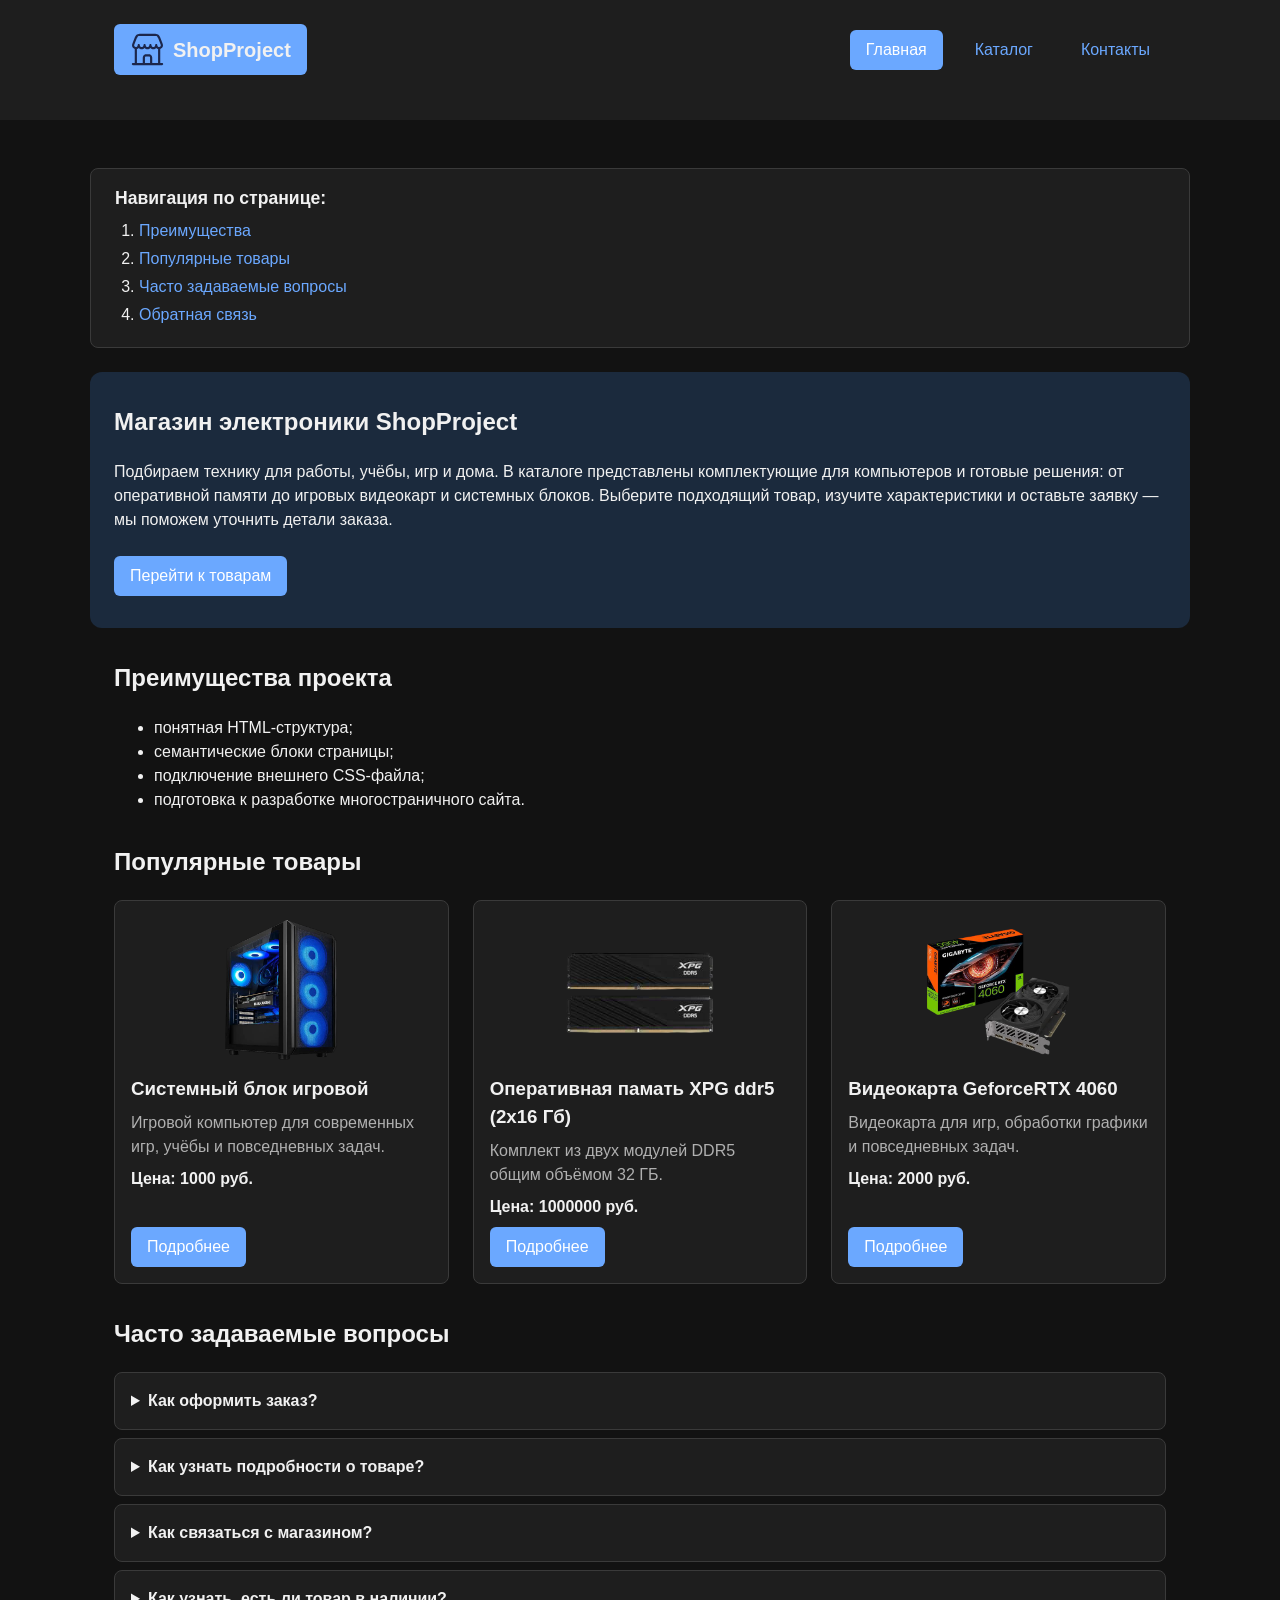
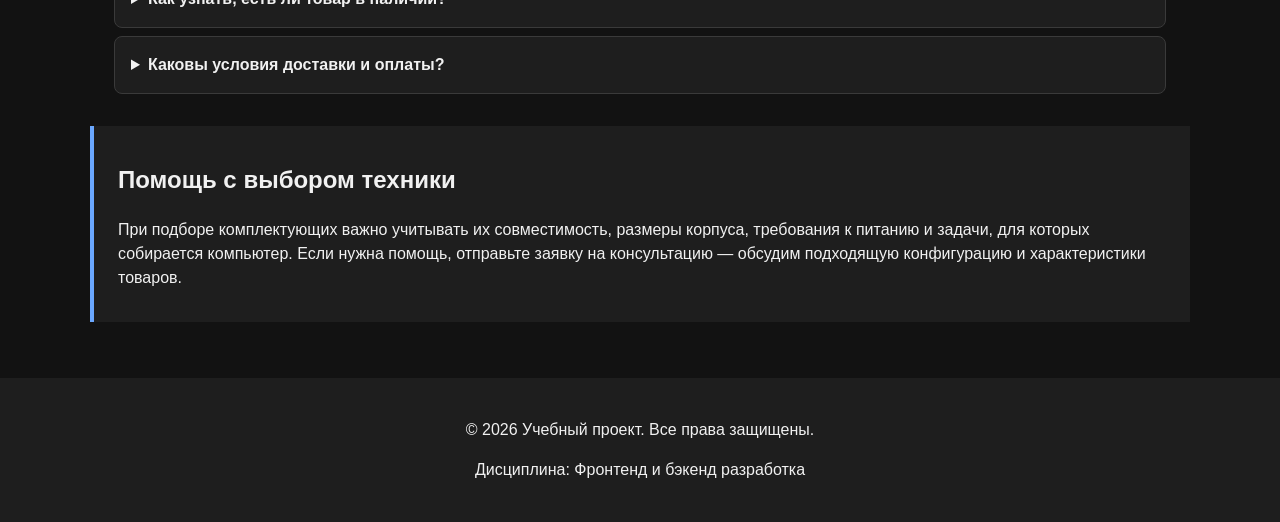
<file: index.html>
<!doctype html>
<html lang="ru">
    <head>
        <meta charset="UTF-8" />
        <meta name="viewport" content="width=device-width, initial-scale=1.0" />
        <title>Учебный интернет-магазин</title>
        <link rel="stylesheet" href="css/style.css" />
        <link rel="icon" href="images/logo-icon.svg" />
        <script src="js/main.js" defer></script>
    </head>

    <body>
        <header class="site-header">
            <div class="site-header__inner">
                <a class="site-header__logo" href="index.html">
                    <img
                        class="site-header__logo-icon"
                        src="images/logo-icon.svg"
                        alt=""
                        width="35"
                        height="35"
                    />
                    <span>ShopProject</span>
                </a>

                <nav class="site-nav" aria-label="Основная навигация">
                    <ul class="site-nav__list">
                        <li class="site-nav__item">
                            <a
                                class="site-nav__link site-nav__link--active"
                                href="index.html"
                                >Главная</a
                            >
                        </li>
                        <li class="site-nav__item">
                            <a class="site-nav__link" href="catalog.html"
                                >Каталог</a
                            >
                        </li>
                        <li class="site-nav__item">
                            <a class="site-nav__link" href="contacts.html"
                                >Контакты</a
                            >
                        </li>
                    </ul>
                </nav>
            </div>
        </header>

        <main>
            <nav class="page-nav" aria-label="Навигация по странице">
              <h2 class="page-nav__title">Навигация по странице:</h2>
              <ol class="page-nav__list">
                <li><a class="page-nav__link" href="#advantages">Преимущества</a></li>
                <li><a class="page-nav__link" href="#popular">Популярные товары</a></li>
                <li><a class="page-nav__link" href="#faq">Часто задаваемые вопросы</a></li>
                <li><a class="page-nav__link" href="#contacts">Обратная связь</a></li>
              </ol>
            </nav>
            <section class="hero">
                <h1 class="hero__title">Магазин электроники ShopProject</h1>
                <p class="hero__description">
                    Подбираем технику для работы, учёбы, игр и дома. В каталоге представлены
                    комплектующие для компьютеров и готовые решения: от оперативной памяти
                    до игровых видеокарт и системных блоков. Выберите подходящий товар,
                    изучите характеристики и оставьте заявку — мы поможем уточнить детали заказа.
                </p>
                <a class="button button--primary" href="#popular">Перейти к товарам</a>
            </section>

            <section class="section" id="advantages">
                <h2>Преимущества проекта</h2>
                <ul class="advantages-list">
                    <li>понятная HTML-структура;</li>
                    <li>семантические блоки страницы;</li>
                    <li>подключение внешнего CSS-файла;</li>
                    <li>подготовка к разработке многостраничного сайта.</li>
                </ul>
            </section>

            <section class="section" id="popular">
                <h2>Популярные товары</h2>
                <div class="products-grid">
                    <article class="product-card">
                        <img
                            class="product-card__img"
                            src="images/products/product1.png"
                            alt="товар 1"
                        />
                        <h3 class="product-card__title">
                            Системный блок игровой
                        </h3>
                        <p class="product-card__description">
                            Игровой компьютер для современных игр, учёбы и повседневных задач.
                        </p>
                        <p class="product-card__price">Цена: 1000 руб.</p>
                        <a class="button button--primary product-card__button" href="product1.html"
                          >Подробнее</a>
                    </article>

                    <article class="product-card">
                        <img
                            class="product-card__img"
                            src="images/products/product2.png"
                            alt="товар 2"
                        />
                        <h3 class="product-card__title">
                            Оперативная памать XPG ddr5 (2x16 Гб)
                        </h3>
                        <p class="product-card__description">
                            Комплект из двух модулей DDR5 общим объёмом 32 ГБ.
                        </p>
                        <p class="product-card__price">Цена: 1000000 руб.</p>
                        <a class="button button--primary product-card__button" href="product2.html">Подробнее</a>
                    </article>

                    <article class="product-card">
                        <img
                            class="product-card__img"
                            src="images/products/product3.png"
                            alt="товар 3"
                        />
                        <h3 class="product-card__title">
                            Видеокарта GeforceRTX 4060
                        </h3>
                        <p class="product-card__description">
                            Видеокарта для игр, обработки графики и повседневных задач.
                        </p>
                        <p class="product-card__price">Цена: 2000 руб.</p>
                        <a class="button button--primary product-card__button" href="index.html#popular">Подробнее</a>
                    </article>
                </div>
            </section>

            <section class="section faq" id="faq">
              <h2>Часто задаваемые вопросы</h2>

              <details class="faq__item">
                <summary class="faq__question">Как оформить заказ?</summary>
                <p class="faq__answer">
                    Нажмите кнопку «Заказать» в карточке нужного товара. В форме укажите имя,
                          электронную почту и телефон, выберите тему заявки и отправьте её.
                          После этого с вами свяжутся, чтобы уточнить наличие товара, комплектацию,
                          стоимость и условия получения заказа.
                </p>
              </details>

              <details class="faq__item">
                <summary class="faq__question">Как узнать подробности о товаре?</summary>
                <p class="faq__answer">
                    Сверьте характеристики всех компонентов перед покупкой. Например,
                          процессор должен поддерживаться материнской платой, тип памяти должен
                          соответствовать плате, а корпус — вмещать выбранную видеокарту.
                          Также проверьте мощность и разъёмы блока питания. Если сомневаетесь,
                          отправьте заявку на консультацию и укажите модели комплектующих,
                          которые планируете использовать.
                </p>
              </details>

              <details class="faq__item">
                <summary class="faq__question">Как связаться с магазином?</summary>
                <p class="faq__answer">
                    Да. Выберите в форме заявки тему «Консультация» и опишите задачу:
                          например, для чего нужен компьютер, какие программы или игры вы
                          используете и какие комплектующие уже есть. Так специалист сможет
                          помочь подобрать подходящую конфигурацию и проверить совместимость
                          компонентов.
                </p>
              </details>

              <details class="faq__item">
                  <summary class="faq__question">Как узнать, есть ли товар в наличии?</summary>
                  <p class="faq__answer">
                    Наличие может меняться. Оставьте заявку на нужный товар, и перед
                    оформлением заказа вам подтвердят, доступен ли он сейчас, а также
                    уточнят срок поставки, если товара временно нет.
                  </p>
                </details>

                <details class="faq__item">
                    <summary class="faq__question">Каковы условия доставки и оплаты?</summary>
                    <p class="faq__answer">
                      Способ оплаты, доступные варианты доставки и их стоимость уточняются
                      при подтверждении заказа. Укажите в заявке удобный способ связи, чтобы
                      вам сообщили актуальные условия для выбранного товара и вашего адреса.
                    </p>
                  </details>
            </section>

            <aside class="aside-info">
              <h2>Помощь с выбором техники</h2>
              <p>
                При подборе комплектующих важно учитывать их совместимость, размеры
                корпуса, требования к питанию и задачи, для которых собирается компьютер.
                Если нужна помощь, отправьте заявку на консультацию — обсудим подходящую
                конфигурацию и характеристики товаров.
              </p>
            </aside>
        </main>

        <footer class="site-footer" id="contacts">
            <p>&copy; 2026 Учебный проект. Все права защищены.</p>
            <p>Дисциплина: Фронтенд и бэкенд разработка</p>
        </footer>

        <button
            class="scroll-top-button"
            id="scroll-top-button"
            aria-label="Вернуться наверх"
            hidden
        >
            ↑ Наверх
        </button>
    </body>
</html>
</file>
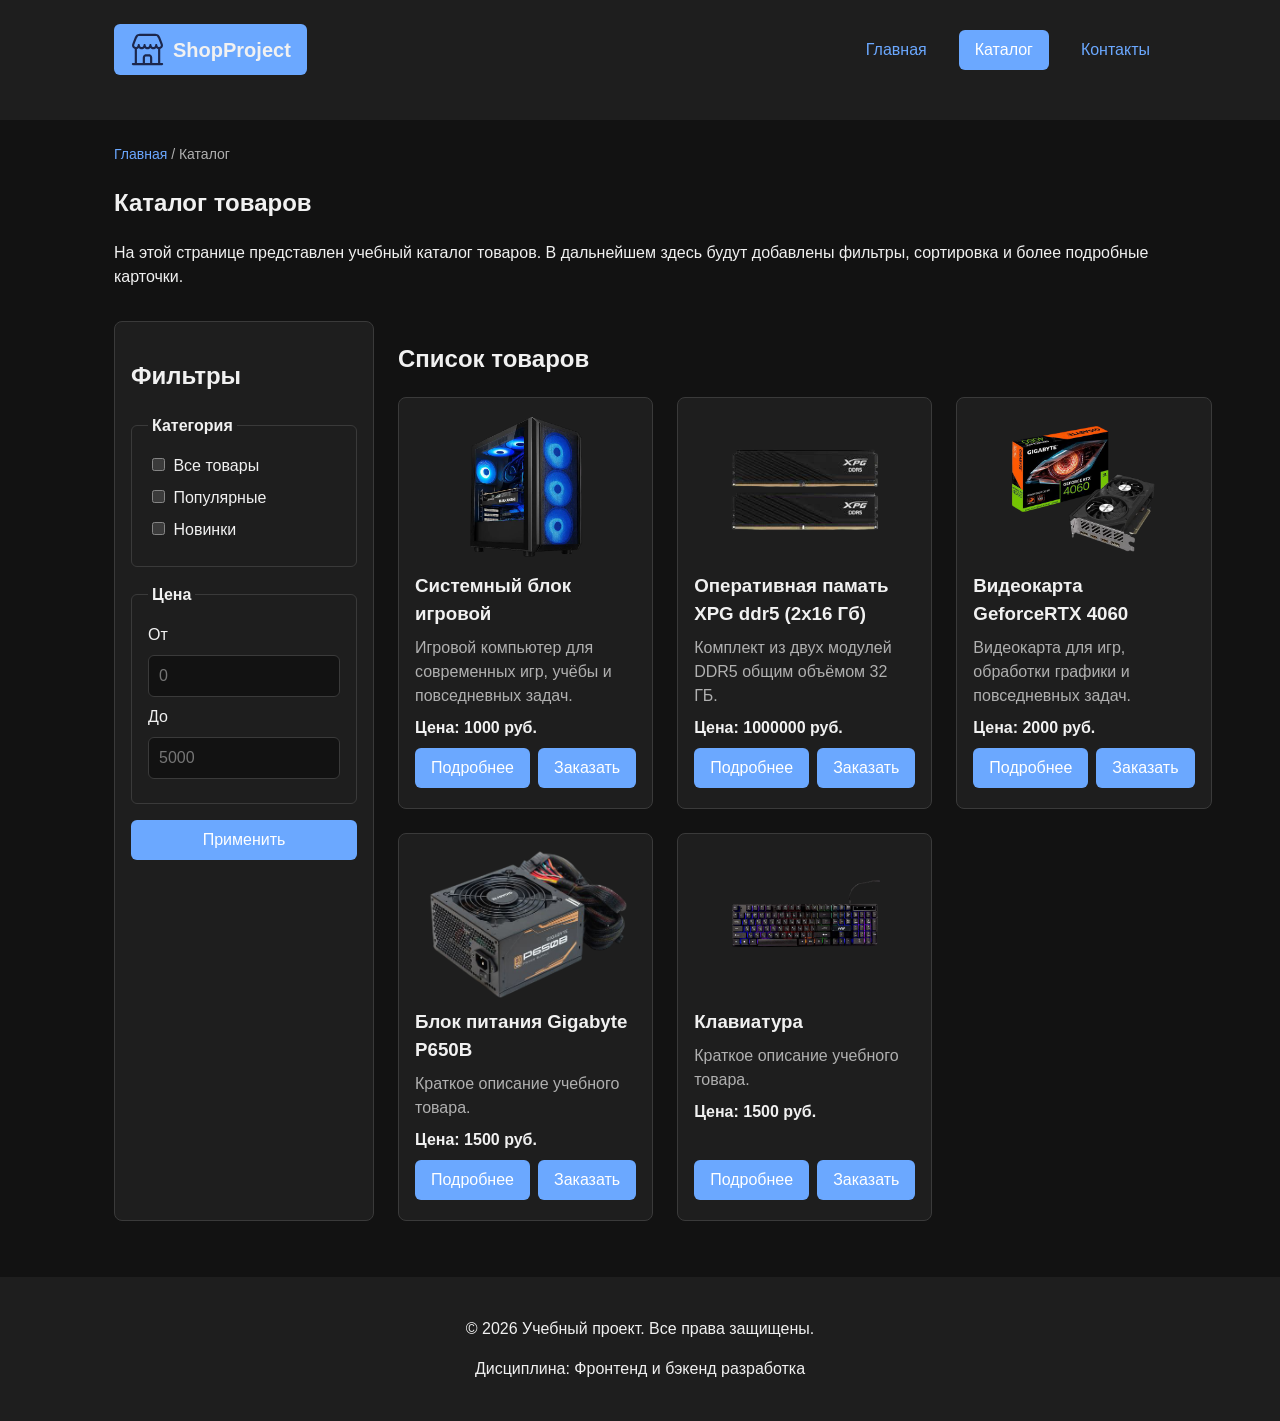
<file: catalog.html>
<!doctype html>
<html lang="ru">
    <head>
        <meta charset="UTF-8" />
        <meta name="viewport" content="width=device-width, initial-scale=1.0" />
        <meta
            name="description"
            content="Каталог товаров учебного интернет-магазина."
        />
        <title>Каталог товаров</title>
        <link rel="stylesheet" href="css/style.css" />
        <link rel="icon" href="images/logo-icon.svg" />
        <script src="js/main.js" defer></script>
    </head>
    <body>
        <header class="site-header">
            <div class="site-header__inner">
                <a class="site-header__logo" href="index.html">
                    <img
                        class="site-header__logo-icon"
                        src="images/logo-icon.svg"
                        alt=""
                        width="35"
                        height="35"
                    />
                    <span>ShopProject</span>
                </a>

                <nav class="site-nav" aria-label="Основная навигация">
                    <ul class="site-nav__list">
                        <li class="site-nav__item">
                            <a class="site-nav__link" href="index.html"
                                >Главная</a
                            >
                        </li>
                        <li class="site-nav__item">
                            <a
                                class="site-nav__link site-nav__link--active"
                                href="catalog.html"
                                >Каталог</a
                            >
                        </li>
                        <li class="site-nav__item">
                            <a class="site-nav__link" href="contacts.html"
                                >Контакты</a
                            >
                        </li>
                    </ul>
                </nav>
            </div>
        </header>

        <main>
            <nav class="breadcrumbs" aria-label="Хлебные крошки">
                <a class="breadcrumbs__link" href="index.html">Главная</a>
                <span class="breadcrumbs__current">Каталог</span>
            </nav>

            <section class="section">
                <h1>Каталог товаров</h1>
                <p>
                    На этой странице представлен учебный каталог товаров. В
                    дальнейшем здесь будут добавлены фильтры, сортировка и более
                    подробные карточки.
                </p>
            </section>

            <section class="catalog-layout">
                <aside class="catalog-filters">
                    <h2>Фильтры</h2>

                    <form class="catalog-filters__form" action="#" method="get">
                        <fieldset class="catalog-filters__group">
                            <legend class="catalog-filters__legend">
                                Категория
                            </legend>

                            <label class="catalog-filters__label">
                                <input
                                    class="catalog-filters__checkbox"
                                    type="checkbox"
                                    name="category"
                                    value="all"
                                />
                                Все товары
                            </label>

                            <label class="catalog-filters__label">
                                <input
                                    class="catalog-filters__checkbox"
                                    type="checkbox"
                                    name="category"
                                    value="popular"
                                />
                                Популярные
                            </label>

                            <label class="catalog-filters__label">
                                <input
                                    class="catalog-filters__checkbox"
                                    type="checkbox"
                                    name="category"
                                    value="new"
                                />
                                Новинки
                            </label>
                        </fieldset>

                        <fieldset class="catalog-filters__group">
                            <legend class="catalog-filters__legend">
                                Цена
                            </legend>

                            <div class="catalog-filters__field">
                                <label
                                    class="catalog-filters__label"
                                    for="price-from"
                                    >От</label
                                >
                                <input
                                    class="catalog-filters__input"
                                    id="price-from"
                                    name="price-from"
                                    type="number"
                                    min="0"
                                    placeholder="0"
                                />
                            </div>

                            <div class="catalog-filters__field">
                                <label
                                    class="catalog-filters__label"
                                    for="price-to"
                                    >До</label
                                >
                                <input
                                    class="catalog-filters__input"
                                    id="price-to"
                                    name="price-to"
                                    type="number"
                                    min="0"
                                    placeholder="5000"
                                />
                            </div>
                        </fieldset>

                        <button class="button button--primary" type="submit">
                            Применить
                        </button>
                    </form>
                </aside>

                <section class="catalog-products">
                    <h2>Список товаров</h2>

                    <div class="products-grid">
                        <article class="product-card">
                            <img
                                class="product-card__img"
                                src="images/products/product1.png"
                                alt="товар 1"
                            />
                            <h3 class="product-card__title">
                                Системный блок игровой
                            </h3>
                            <p class="product-card__description">
                                Игровой компьютер для современных игр, учёбы и повседневных задач.
                            </p>
                            <p class="product-card__price">Цена: 1000 руб.</p>
                            <div class="product-card__actions">
                                <a
                                    class="button button--primary product-card__button"
                                    href="product1.html"
                                    >Подробнее</a
                                >
                                <button
                                    class="button button--primary product-card__button"
                                    type="button"
                                    data-product="Системный блок игровой"
                                >
                                    Заказать
                                </button>
                            </div>
                        </article>

                        <article class="product-card">
                            <img
                                class="product-card__img"
                                src="images/products/product2.png"
                                alt="товар 2"
                            />
                            <h3 class="product-card__title">
                                Оперативная памать XPG ddr5 (2x16 Гб)
                            </h3>
                            <p class="product-card__description">
                                Комплект из двух модулей DDR5 общим объёмом 32 ГБ.
                            </p>
                            <p class="product-card__price">
                                Цена: 1000000 руб.
                            </p>
                            <div class="product-card__actions">
                                <a
                                    class="button button--primary product-card__button"
                                    href="product2.html"
                                    >Подробнее</a
                                >
                                <button
                                    class="button button--primary product-card__button"
                                    type="button"
                                    data-product="Оперативная памать XPG ddr5 (2x16 Гб)"
                                >
                                    Заказать
                                </button>
                            </div>
                        </article>

                        <article class="product-card">
                            <img
                                class="product-card__img"
                                src="images/products/product3.png"
                                alt="товар 3"
                            />
                            <h3 class="product-card__title">
                                Видеокарта GeforceRTX 4060
                            </h3>
                            <p class="product-card__description">
                                Видеокарта для игр, обработки графики и повседневных задач.
                            </p>
                            <p class="product-card__price">Цена: 2000 руб.</p>
                            <div class="product-card__actions">
                                <a
                                    class="button button--primary product-card__button"
                                    href="index.html#popular"
                                    >Подробнее</a
                                >
                                <button
                                    class="button button--primary product-card__button"
                                    type="button"
                                    data-product="Видеокарта GeforceRTX 4060"
                                >
                                    Заказать
                                </button>
                            </div>
                        </article>

                        <article class="product-card">
                            <img
                                class="product-card__img"
                                src="images/products/product4.png"
                                alt="товар 4"
                            />
                            <h3 class="product-card__title">
                                Блок питания Gigabyte P650B
                            </h3>
                            <p class="product-card__description">
                                Краткое описание учебного товара.
                            </p>
                            <p class="product-card__price">Цена: 1500 руб.</p>

                            <div class="product-card__actions">

                                <a
                                    class="button button--primary product-card__button"
                                    href="index.html#popular"
                                    >Подробнее</a
                                >
                                <button
                                    class="button button--primary product-card__button"
                                    type="button"
                                    data-product="Видеокарта GeforceRTX 4060"
                                >
                                    Заказать
                                </button>
                            </div>
                        </article>

                        <article class="product-card">
                            <img
                                class="product-card__img"
                                src="images/products/product5.png"
                                alt="товар 5"
                            />
                            <h3 class="product-card__title">Клавиатура</h3>
                            <p class="product-card__description">
                                Краткое описание учебного товара.
                            </p>
                            <p class="product-card__price">Цена: 1500 руб.</p>
                            <div class="product-card__actions">
                                <a
                                    class="button button--primary product-card__button"
                                    href="index.html#popular"
                                    >Подробнее</a
                                >
                                <button
                                    class="button button--primary product-card__button"
                                    type="button"
                                    data-product="Видеокарта GeforceRTX 4060"
                                >
                                    Заказать
                                </button>
                            </div>
                        </article>
                    </div>
                </section>
            </section>
        </main>

        <footer class="site-footer">
            <p>&copy; 2026 Учебный проект. Все права защищены.</p>
            <p>Дисциплина: Фронтенд и бэкенд разработка</p>
        </footer>

        <dialog
            class="order-dialog"
            id="order-dialog"
            aria-labelledby="order-dialog-title"
        >
            <h2 class="order-dialog__title" id="order-dialog-title">
                Оформление заявки
            </h2>

            <form
                class="order-form"
                id="order-form"
                action="#"
                method="post"
                novalidate
            >
                <input
                    id="selected-product"
                    name="selected-product"
                    type="hidden"
                />
                <h3 id="selected-product-heading"></h3>

                <div class="order-form__field">
                    <label class="order-form__label" for="order-name"
                        >Имя</label
                    >
                    <input
                        class="order-form__input"
                        id="order-name"
                        name="name"
                        type="text"
                        placeholder="Введите ваше имя"
                        minlength="2"
                        autocomplete="given-name"
                        required
                    />
                </div>

                <div class="order-form__field">
                    <label class="order-form__label" for="order-email"
                        >E-mail</label
                    >
                    <input
                        class="order-form__input"
                        id="order-email"
                        name="email"
                        type="email"
                        placeholder="example@mail.ru"
                        autocomplete="email"
                        required
                    />
                </div>

                <div class="order-form__field">
                    <label class="order-form__label" for="order-phone"
                        >Телефон</label
                    >
                    <input
                        class="order-form__input"
                        id="order-phone"
                        name="phone"
                        type="tel"
                        inputmode="tel"
                        placeholder="+7 (900) 000-00-00"
                        pattern="^\+7 \(\d{3}\) \d{3}-\d{2}-\d{2}$"
                        required
                    />
                    <small>Формат: +7 (900) 000-00-00</small>
                </div>

                <div class="order-form__field">
                    <label class="order-form__label" for="order-date"
                        >Дата связи</label
                    >
                    <input
                        class="order-form__input"
                        id="order-date"
                        name="date"
                        type="date"
                    />
                </div>

                <div class="order-form__field">
                    <label class="order-form__label" for="order-topic"
                        >Тема заявки</label
                    >
                    <select
                        class="order-form__select"
                        id="order-topic"
                        name="topic"
                        required
                    >
                        <option value="">Выберите тему</option>
                        <option value="product">Заказ товара</option>
                        <option value="consultation">Консультация</option>
                        <option value="delivery">Доставка</option>
                    </select>
                </div>

                <div class="order-form__field">
                    <label class="order-form__label" for="order-comment"
                        >Комментарий</label
                    >
                    <textarea
                        class="order-form__textarea"
                        id="order-comment"
                        name="comment"
                        rows="4"
                        placeholder="Укажите дополнительную информацию"
                    ></textarea>
                </div>

                <div class="order-form__field order-form__field--checkbox">
                    <label class="order-form__label">
                        <input
                            id="order-agreement"
                            name="agreement"
                            type="checkbox"
                            required
                        />
                        Я согласен на
                        <a
                            class="order-agreement__terms-of-use"
                            href="./images/terms-of-use.pdf"
                            >обработку персональных данных</a
                        >
                    </label>
                </div>

                <div class="order-form__actions">
                    <button
                        class="button button--secondary"
                        type="button"
                        id="close-order-dialog"
                    >
                        Закрыть
                    </button>
                    <button class="button button--primary" type="submit">
                        Отправить заявку
                    </button>
                </div>
            </form>
            <p class="success-message" id="success-message" hidden>
                Форма успешно отправлена!
            </p>
        </dialog>

        <button
            class="scroll-top-button"
            id="scroll-top-button"
            aria-label="Вернуться наверх"
            hidden
        >
            ↑ Наверх
        </button>
    </body>
</html>
</file>
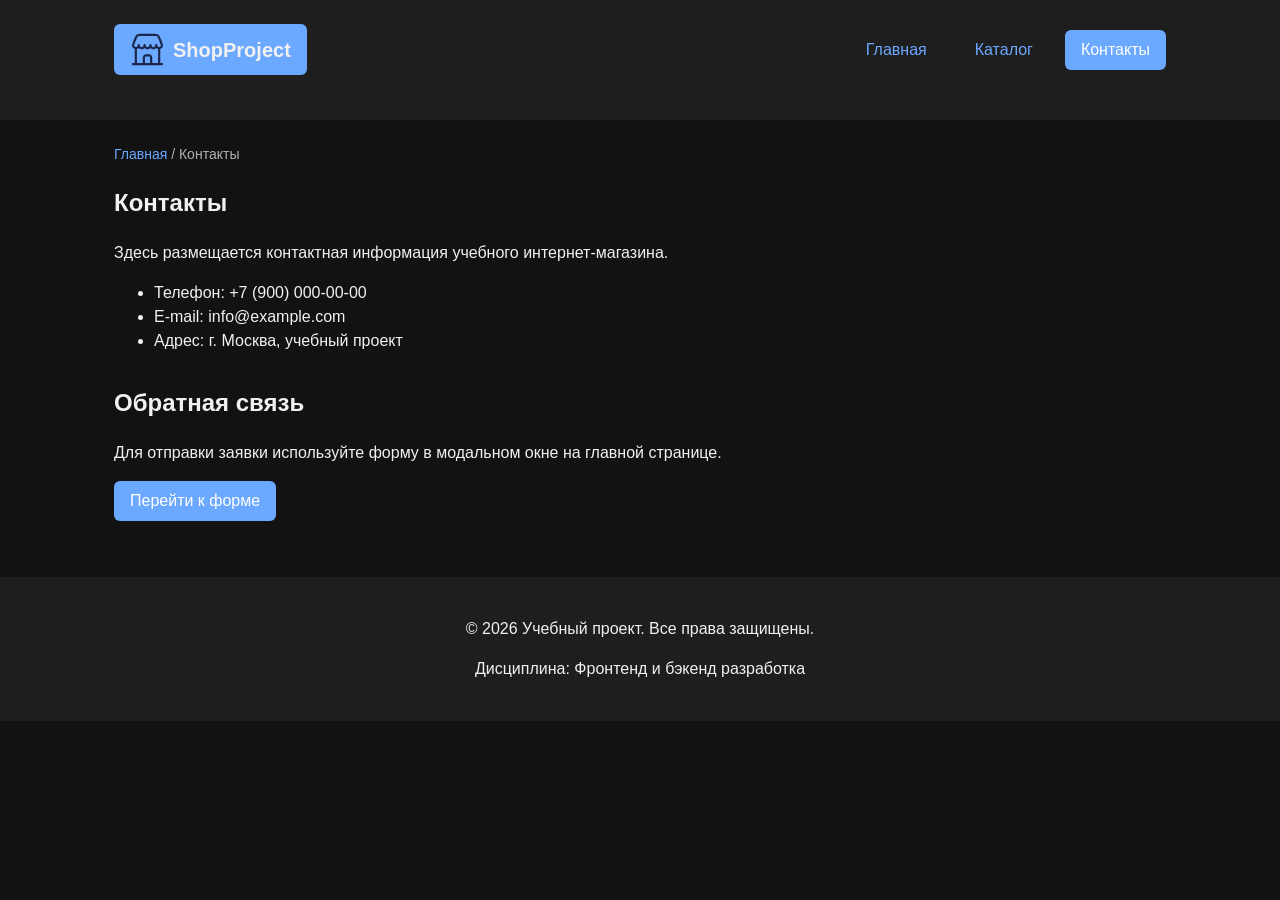
<file: contacts.html>
<!DOCTYPE html>
<html lang="ru">
<head>
  <meta charset="UTF-8">
  <meta name="viewport" content="width=device-width, initial-scale=1.0">
  <meta name="description" content="Контактная информация учебного интернет-магазина.">
  <title>Контакты</title>
  <link rel="stylesheet" href="css/style.css">
</head>
<body>
  <header class="site-header">
    <div class="site-header__inner">
      <a class="site-header__logo" href="index.html">
        <img class="site-header__logo-icon" src="images/logo-icon.svg" alt="" width="35" height="35">
        <span>ShopProject</span>
      </a>

      <nav class="site-nav" aria-label="Основная навигация">
        <ul class="site-nav__list">
          <li class="site-nav__item">
            <a class="site-nav__link" href="index.html">Главная</a>
          </li>
          <li class="site-nav__item">
            <a class="site-nav__link" href="catalog.html">Каталог</a>
          </li>
          <li class="site-nav__item">
            <a class="site-nav__link site-nav__link--active" href="contacts.html">Контакты</a>
          </li>
        </ul>
      </nav>
    </div>
  </header>

  <main>
    <nav class="breadcrumbs" aria-label="Хлебные крошки">
      <a class="breadcrumbs__link" href="index.html">Главная</a>
      <span class="breadcrumbs__current">Контакты</span>
    </nav>

    <section class="section">
      <h1>Контакты</h1>
      <p>
        Здесь размещается контактная информация учебного интернет-магазина.
      </p>

      <ul class="contacts-list">
        <li>Телефон: +7 (900) 000-00-00</li>
        <li>E-mail: info@example.com</li>
        <li>Адрес: г. Москва, учебный проект</li>
      </ul>
    </section>

    <section class="section" id="feedback">
      <h2>Обратная связь</h2>
      <p>
        Для отправки заявки используйте форму в модальном окне на главной странице.
      </p>
      <a class="button button--primary" href="index.html#contacts">Перейти к форме</a>
    </section>
  </main>

  <footer class="site-footer">
    <p>&copy; 2026 Учебный проект. Все права защищены.</p>
    <p>Дисциплина: Фронтенд и бэкенд разработка</p>
  </footer>
</body>
</html>
</file>
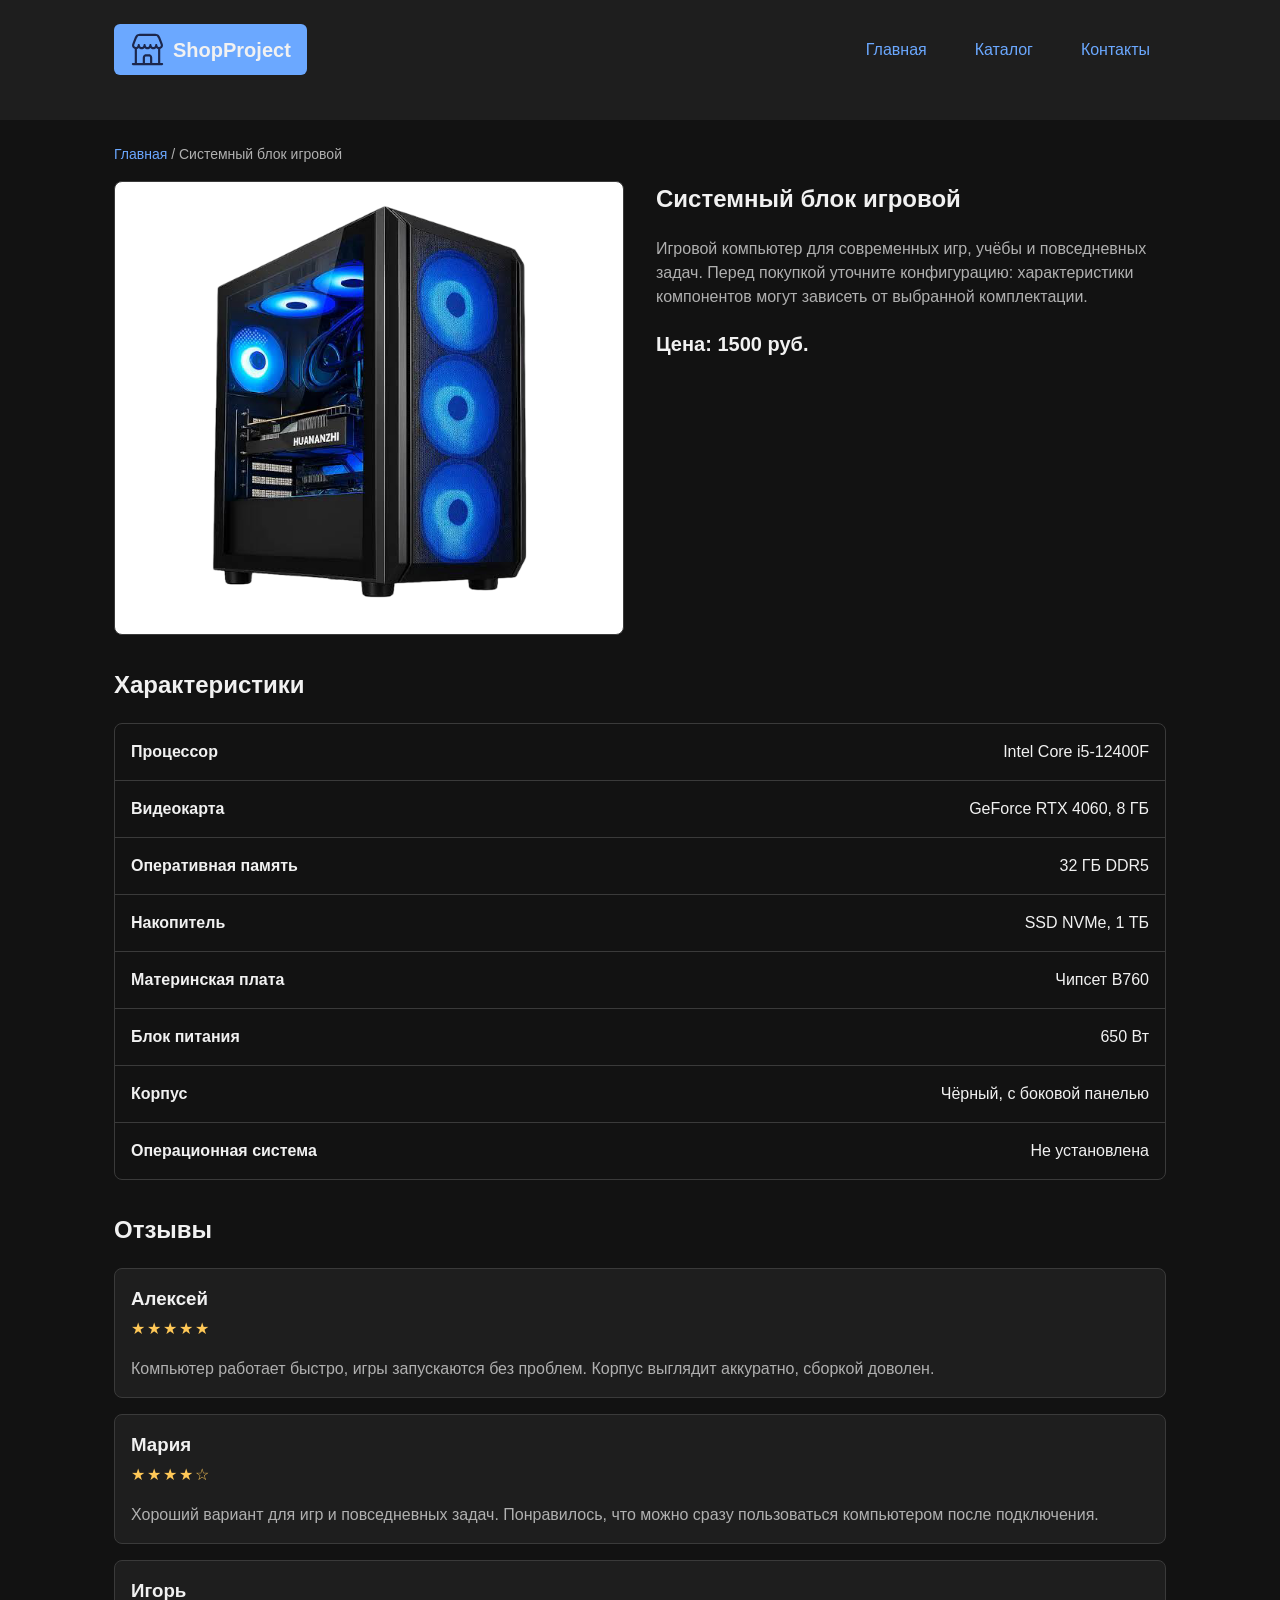
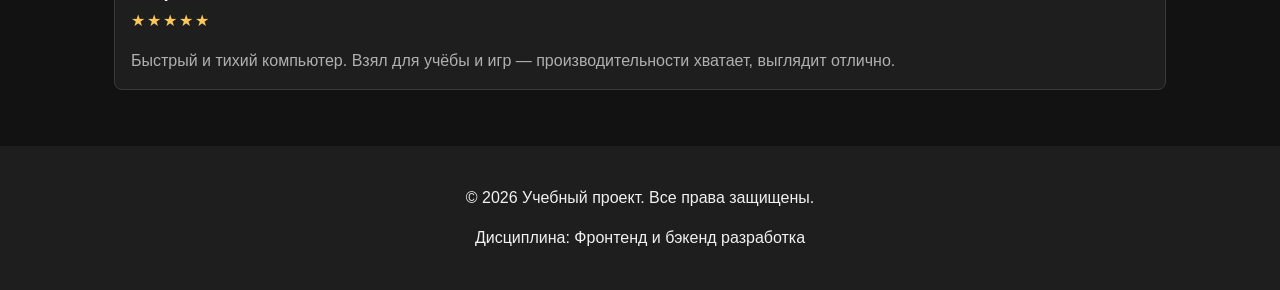
<file: product1.html>
<!DOCTYPE html>
<html lang="ru">
<head>
  <meta charset="UTF-8">
  <meta name="viewport" content="width=device-width, initial-scale=1.0">
  <meta
    name="description"
    content="Описание, характеристики и отзывы об игровом системном блоке ShopProject."
  >
  <title>Системный блок игровой — ShopProject</title>
  <link rel="stylesheet" href="css/style.css">
</head>

<body>
  <header class="site-header">
    <div class="site-header__inner">
      <a class="site-header__logo" href="index.html">
        <img
          class="site-header__logo-icon"
          src="images/logo-icon.svg"
          alt=""
          width="35"
          height="35"
        >
        <span>ShopProject</span>
      </a>

      <nav class="site-nav" aria-label="Основная навигация">
        <ul class="site-nav__list">
          <li class="site-nav__item">
            <a class="site-nav__link" href="index.html">Главная</a>
          </li>
          <li class="site-nav__item">
            <a class="site-nav__link" href="catalog.html">Каталог</a>
          </li>
          <li class="site-nav__item">
            <a class="site-nav__link" href="contacts.html">Контакты</a>
          </li>
        </ul>
      </nav>
    </div>
  </header>

  <main>
    <nav class="breadcrumbs" aria-label="Хлебные крошки">
      <a class="breadcrumbs__link" href="index.html">Главная</a>
      <span class="breadcrumbs__current">Системный блок игровой</span>
    </nav>

    <article class="product-page">
      <div class="product-page__gallery">
        <img
          class="product-page__image"
          src="images/products/product1.png"
          alt="Игровой системный блок"
        >
      </div>

      <div class="product-page__details">
        <h1 class="product-page__title">Системный блок игровой</h1>

        <p class="product-page__description">
          Игровой компьютер для современных игр, учёбы и повседневных задач.
          Перед покупкой уточните конфигурацию: характеристики компонентов
          могут зависеть от выбранной комплектации.
        </p>

        <p class="product-page__price">Цена: 1500 руб.</p>
      </div>
    </article>

    <section class="section product-page__section">
      <h2>Характеристики</h2>
      <ul class="product-specs">
        <li><span>Процессор</span><span>Intel Core i5-12400F</span></li>
        <li><span>Видеокарта</span><span>GeForce RTX 4060, 8 ГБ</span></li>
        <li><span>Оперативная память</span><span>32 ГБ DDR5</span></li>
        <li><span>Накопитель</span><span>SSD NVMe, 1 ТБ</span></li>
        <li><span>Материнская плата</span><span>Чипсет B760</span></li>
        <li><span>Блок питания</span><span>650 Вт</span></li>
        <li><span>Корпус</span><span>Чёрный, с боковой панелью</span></li>
        <li><span>Операционная система</span><span>Не установлена</span></li>
      </ul>
    </section>

    <section class="section product-reviews" id="reviews">
      <h2>Отзывы</h2>

      <article class="review">
        <h3 class="review__title">Алексей</h3>
        <p class="review__rating" aria-label="Оценка: 5 из 5">★★★★★</p>
        <p class="review__text">
          Компьютер работает быстро, игры запускаются без проблем. Корпус выглядит
          аккуратно, сборкой доволен.
        </p>
      </article>

      <article class="review">
        <h3 class="review__title">Мария</h3>
        <p class="review__rating" aria-label="Оценка: 4 из 5">★★★★☆</p>
        <p class="review__text">
          Хороший вариант для игр и повседневных задач. Понравилось, что можно
          сразу пользоваться компьютером после подключения.
        </p>
      </article>

      <article class="review">
        <h3 class="review__title">Игорь</h3>
        <p class="review__rating" aria-label="Оценка: 5 из 5">★★★★★</p>
        <p class="review__text">
          Быстрый и тихий компьютер. Взял для учёбы и игр — производительности
          хватает, выглядит отлично.
        </p>
      </article>
    </section>
  </main>

  <footer class="site-footer">
    <p>&copy; 2026 Учебный проект. Все права защищены.</p>
    <p>Дисциплина: Фронтенд и бэкенд разработка</p>
  </footer>

  <button
      class="scroll-top-button"
      id="scroll-top-button"
      aria-label="Вернуться наверх"
      hidden
  >
      ↑ Наверх
  </button>
</body>
</html>
</file>
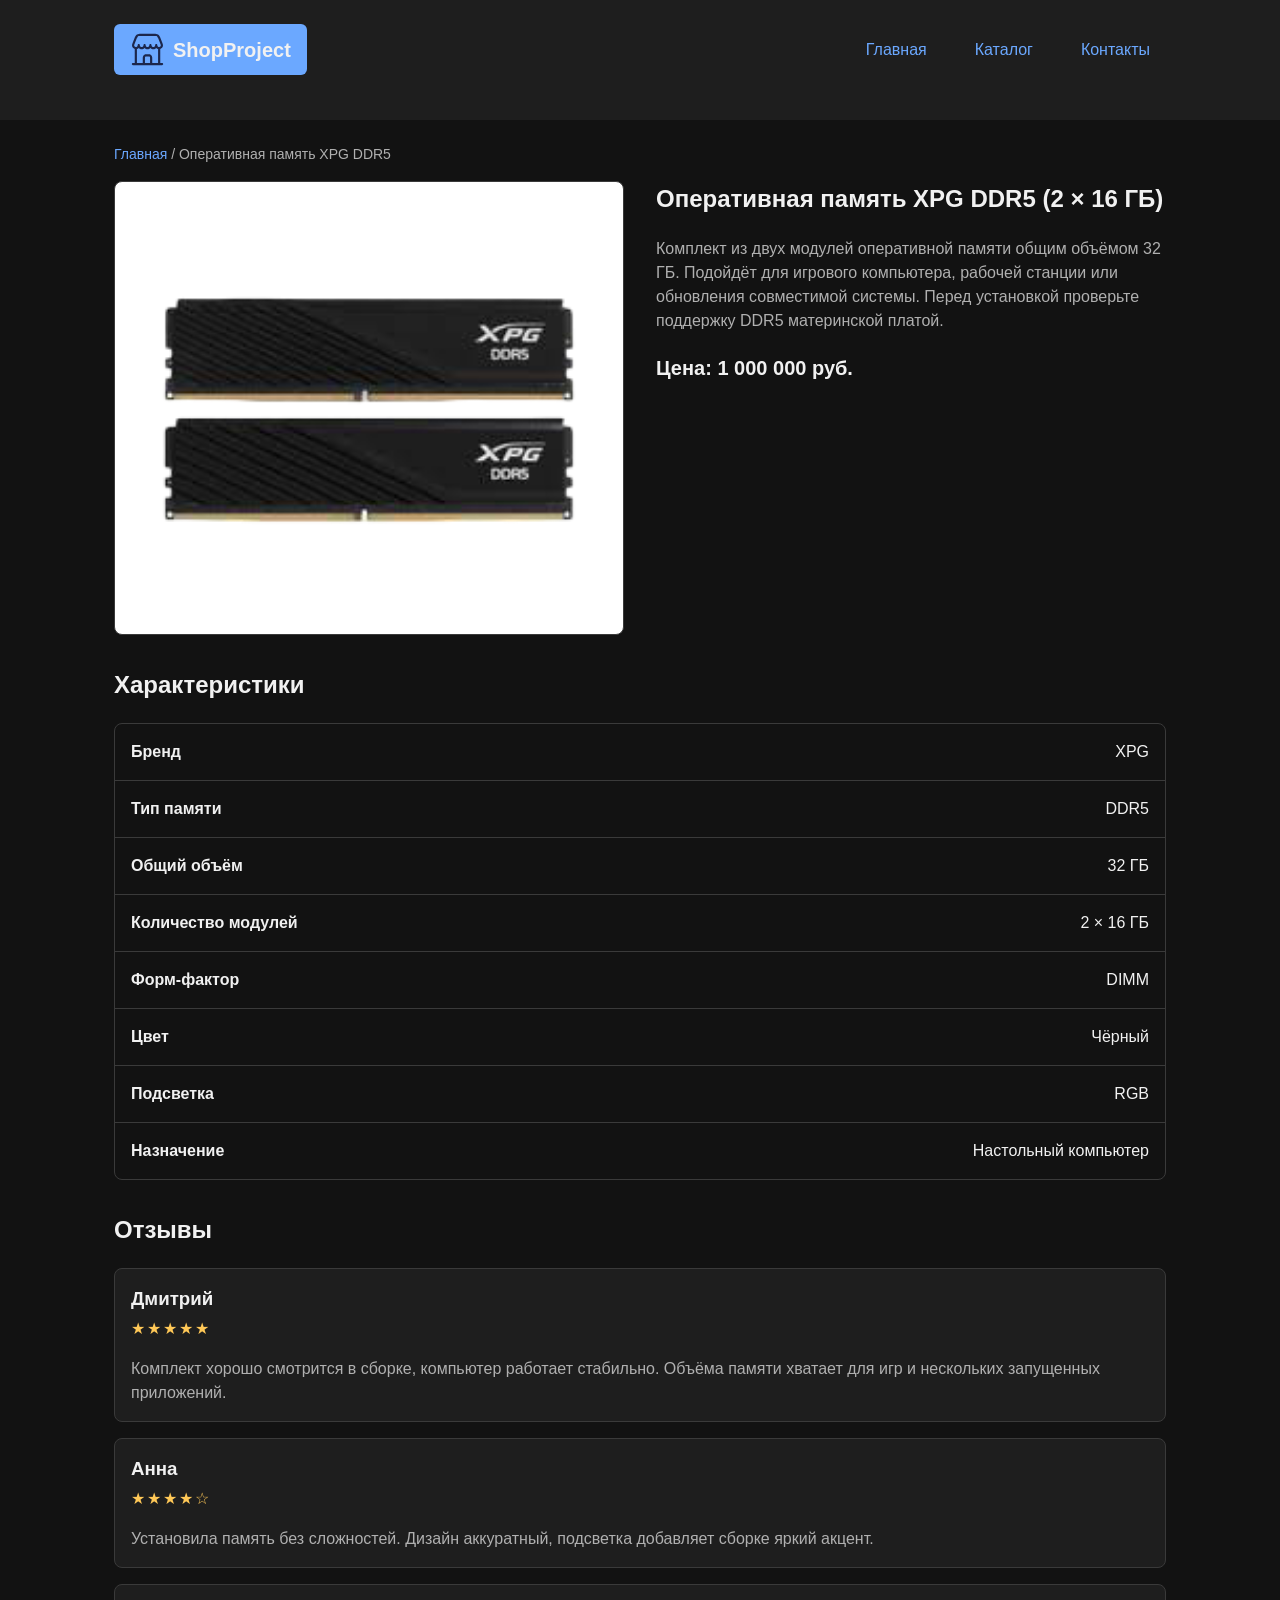
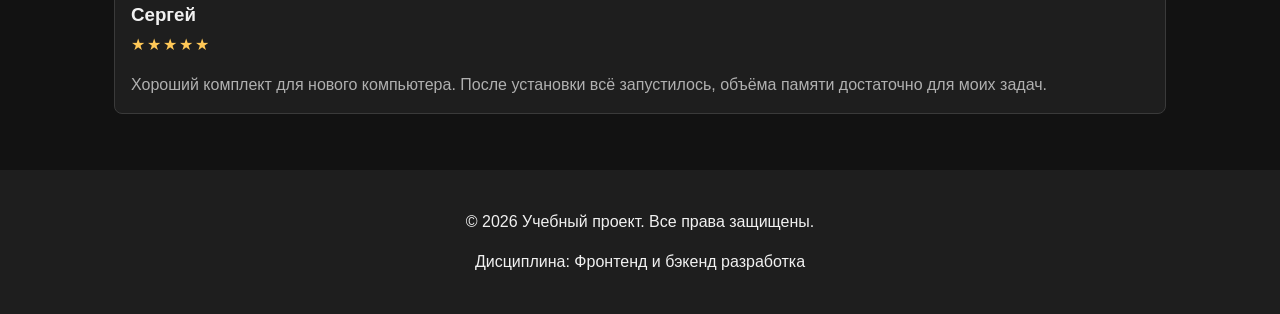
<file: product2.html>
<!DOCTYPE html>
<html lang="ru">
<head>
  <meta charset="UTF-8">
  <meta name="viewport" content="width=device-width, initial-scale=1.0">
  <meta
    name="description"
    content="Описание, характеристики и отзывы об оперативной памяти XPG DDR5."
  >
  <title>Оперативная память XPG DDR5 — ShopProject</title>
  <link rel="stylesheet" href="css/style.css">
</head>

<body>
  <header class="site-header">
    <div class="site-header__inner">
      <a class="site-header__logo" href="index.html">
        <img
          class="site-header__logo-icon"
          src="images/logo-icon.svg"
          alt=""
          width="35"
          height="35"
        >
        <span>ShopProject</span>
      </a>

      <nav class="site-nav" aria-label="Основная навигация">
        <ul class="site-nav__list">
          <li class="site-nav__item">
            <a class="site-nav__link" href="index.html">Главная</a>
          </li>
          <li class="site-nav__item">
            <a class="site-nav__link" href="catalog.html">Каталог</a>
          </li>
          <li class="site-nav__item">
            <a class="site-nav__link" href="contacts.html">Контакты</a>
          </li>
        </ul>
      </nav>
    </div>
  </header>

  <main>
    <nav class="breadcrumbs" aria-label="Хлебные крошки">
      <a class="breadcrumbs__link" href="index.html">Главная</a>
      <span class="breadcrumbs__current">
        Оперативная память XPG DDR5
      </span>
    </nav>

    <article class="product-page">
      <div class="product-page__gallery">
        <img
          class="product-page__image"
          src="images/products/product2.png"
          alt="Комплект оперативной памяти XPG DDR5, два модуля по 16 ГБ"
        >
      </div>

      <div class="product-page__details">
        <h1 class="product-page__title">
          Оперативная память XPG DDR5 (2 × 16 ГБ)
        </h1>

        <p class="product-page__description">
          Комплект из двух модулей оперативной памяти общим объёмом 32 ГБ.
          Подойдёт для игрового компьютера, рабочей станции или обновления
          совместимой системы. Перед установкой проверьте поддержку DDR5
          материнской платой.
        </p>

        <p class="product-page__price">Цена: 1 000 000 руб.</p>

      </div>
    </article>

    <section class="section product-page__section">
      <h2>Характеристики</h2>
      <ul class="product-specs">
        <li><span>Бренд</span><span>XPG</span></li>
        <li><span>Тип памяти</span><span>DDR5</span></li>
        <li><span>Общий объём</span><span>32 ГБ</span></li>
        <li><span>Количество модулей</span><span>2 × 16 ГБ</span></li>
        <li><span>Форм-фактор</span><span>DIMM</span></li>
        <li><span>Цвет</span><span>Чёрный</span></li>
        <li><span>Подсветка</span><span>RGB</span></li>
        <li><span>Назначение</span><span>Настольный компьютер</span></li>
      </ul>
    </section>

    <section class="section product-reviews" id="reviews">
      <h2>Отзывы</h2>

      <article class="review">
        <h3 class="review__title">Дмитрий</h3>
        <p class="review__rating" aria-label="Оценка: 5 из 5">★★★★★</p>
        <p class="review__text">
          Комплект хорошо смотрится в сборке, компьютер работает стабильно.
          Объёма памяти хватает для игр и нескольких запущенных приложений.
        </p>
      </article>

      <article class="review">
        <h3 class="review__title">Анна</h3>
        <p class="review__rating" aria-label="Оценка: 4 из 5">★★★★☆</p>
        <p class="review__text">
          Установила память без сложностей. Дизайн аккуратный, подсветка
          добавляет сборке яркий акцент.
        </p>
      </article>

      <article class="review">
        <h3 class="review__title">Сергей</h3>
        <p class="review__rating" aria-label="Оценка: 5 из 5">★★★★★</p>
        <p class="review__text">
          Хороший комплект для нового компьютера. После установки всё
          запустилось, объёма памяти достаточно для моих задач.
        </p>
      </article>
    </section>
  </main>

  <footer class="site-footer">
    <p>&copy; 2026 Учебный проект. Все права защищены.</p>
    <p>Дисциплина: Фронтенд и бэкенд разработка</p>
  </footer>
  <button
      class="scroll-top-button"
      id="scroll-top-button"
      aria-label="Вернуться наверх"
      hidden
  >
      ↑ Наверх
  </button>
</body>
</html>
</file>
<file: css/style.css>
/* ===============================
1. Переменные проекта
   =============================== */
:root {
    /* Основные цвета проекта */
    --color-bg: #121212;
    --color-text: #f1f1f1;
    --color-muted: #b0b0b0;
    --color-primary: #6ba8ff;
    --color-primary-dark: #3984e8;
    --color-border: #3a3a3a;
    --color-surface: #1e1e1e;
    --color-surface-accent: #1b2a3d;
    --color-danger: #ff6b7a;
    --color-success: #66d17a;
    --color-success-bg: #1a3020;
    --color-white: #ffffff;

    /* Отступы */
    --space-xs: 4px;
    --space-sm: 8px;
    --space-md: 16px;
    --space-lg: 24px;
    --space-xl: 32px;

    /* Скругления */
    --radius-sm: 6px;
    --radius-md: 8px;
    --radius-lg: 12px;

    /* Размеры */
    --container-width: 1100px;
    --header-height: 120px;
    color-scheme: dark;
}

/* ===============================
   2. Базовые стили
   =============================== */
* {
    box-sizing: border-box;
}

body {
    padding-top: var(--header-height);
    margin: 0;
    font-family: Arial, sans-serif;
    line-height: 1.5;
    color: var(--color-text);
    background-color: var(--color-bg);
}

main {
    padding: var(--space-lg);
}

html {
    scroll-behavior: smooth;
}

/* ===============================
   3. БЭМ-блоки и компоненты
   =============================== */

.site-header {
    position: fixed;
    top: 0;
    left: 0;
    width: 100%;
    height: var(--header-height);
    background-color: var(--color-surface);
}

.site-header__inner {
    max-width: var(--container-width);
    margin: 0 auto;
    padding: var(--space-lg);
    display: flex;
    justify-content: space-between;
    align-items: center;
}

.site-header__logo {
    display: flex;
    align-items: center;
    gap: var(--space-sm);
    font-weight: 700;
    color: var(--color-text);
    text-decoration: none;
    font-size: 20px;
    padding: 10px;
	padding: var(--space-sm) var(--space-md);
	background-color: var(--color-primary);
	text-decoration: none;
	border-radius: var(--radius-sm);
}

.site-header__logo:hover {
    color: var(--color-primary);
}

.site-header__logo:focus-visible {
    outline: 2px solid var(--color-primary);
    outline-offset: 3px;
}

.site-nav__list {
    display: flex;
    flex-wrap: wrap;
    justify-content: center;
    align-items: center;
    gap: var(--space-md);
    padding: 0;
    margin: 0;
    list-style: none;
}

.site-nav__link {
    display: inline-block;
    padding: var(--space-sm) var(--space-md);
    color: var(--color-primary);
    text-decoration: none;
    border-radius: var(--radius-sm);
}

.site-nav__link:hover {
    color: var(--color-white);
    background-color: var(--color-primary);
}

.site-nav__link:focus-visible {
    outline: 2px solid var(--color-primary);
    outline-offset: 3px;
}

.site-nav__link--active {
    color: var(--color-white);
    background-color: var(--color-primary);
}

.button {
    display: inline-block;
    padding: var(--space-sm) var(--space-md);
    border: none;
    border-radius: var(--radius-sm);
    font: inherit;
    text-decoration: none;
    cursor: pointer;
}

.button--primary {
    color: var(--color-white);
    background-color: var(--color-primary);
}

.button--primary:hover {
    background-color: var(--color-primary-dark);
}

.button--secondary {
    color: var(--color-primary);
    background-color: transparent;
    border: 1px solid var(--color-primary);
}

.button--secondary:hover {
    color: var(--color-white);
    background-color: var(--color-primary);
}

.button:focus-visible {
    outline: 2px solid var(--color-primary);
    outline-offset: 3px;
}

.button:disabled,
.button--disabled {
    opacity: 0.6;
    cursor: not-allowed;
}

.breadcrumbs {
    max-width: var(--container-width);
    margin: 0 auto var(--space-md);
    padding: 0 var(--space-lg);
    font-size: 14px;
    color: var(--color-muted);
}

.breadcrumbs__link {
    color: var(--color-primary);
    text-decoration: none;
}

.breadcrumbs__link:hover {
    text-decoration: underline;
}

.breadcrumbs__current::before {
    content: " / ";
    color: var(--color-muted);
}

.hero {
    max-width: var(--container-width);
    margin: 0 auto var(--space-xl);
    padding: var(--space-xl) var(--space-lg);
    background-color: var(--color-surface-accent);
    border-radius: var(--radius-lg);
}

.hero__title {
    margin-top: 0;
}

.hero__description {
    margin-bottom: var(--space-lg);
}

.section {
    max-width: var(--container-width);
    margin: 0 auto var(--space-xl);
    padding: 0 var(--space-lg);
}

.section h2 {
    margin-top: 0;
}

.products-grid {
    display: grid;
    grid-template-columns: repeat(3, 1fr);
    gap: var(--space-lg);
}

.product-card {
    display: flex;
    flex-direction: column;
    gap: var(--space-sm);
    padding: var(--space-md);
    border: 1px solid var(--color-border);
    border-radius: var(--radius-md);
    background-color: var(--color-surface);
}

.product-card:hover {
    border-color: var(--color-primary);
}

.product-card--featured {
    border-color: var(--color-primary);
}

.product-card--discount {
    border-color: var(--color-danger);
}

.product-card__title {
    margin: 0;
    color: var(--color-text);
}

.product-card__description {
    margin: 0;
    color: var(--color-muted);
}

.product-card__img {
    width: 100%;
    object-fit: contain;
    height: 150px;
}

.product-card__price {
    margin: 0;
    font-weight: 700;
}

.product-card--discount .product-card__price {
    color: var(--color-danger);
}

.product-card__button {
    margin-top: auto;
    align-self: flex-start;
}

.aside-info {
    max-width: var(--container-width);
    margin: 0 auto var(--space-xl);
    padding: var(--space-md) var(--space-lg);
    border-left: 4px solid var(--color-primary);
    background-color: var(--color-surface);
}

.catalog-layout {
    max-width: var(--container-width);
    margin: 0 auto var(--space-xl);
    padding: 0 var(--space-lg);
    display: grid;
    grid-template-columns: 260px 1fr;
    grid-template-areas: "filters products";
    gap: var(--space-lg);
}

.catalog-filters {
    grid-area: filters;
    padding: var(--space-md);
    border: 1px solid var(--color-border);
    border-radius: var(--radius-md);
    background-color: var(--color-surface);
}

.catalog-products {
    grid-area: products;
}

.catalog-filters__form {
    display: grid;
    gap: var(--space-md);
}

.catalog-filters__group {
    margin: 0;
    padding: var(--space-md);
    border: 1px solid var(--color-border);
    border-radius: var(--radius-sm);
}

.catalog-filters__legend {
    font-weight: 700;
    padding: 0 var(--space-xs);
}

.catalog-filters__label {
    display: block;
    margin-bottom: var(--space-sm);
    cursor: pointer;
}

.catalog-filters__checkbox {
    margin-right: var(--space-xs);
}

.catalog-filters__field {
    margin-bottom: var(--space-sm);
}

.catalog-filters__input {
    width: 100%;
    padding: 8px 10px;
    border: 1px solid var(--color-border);
    border-radius: var(--radius-sm);
    font: inherit;
}

.catalog-filters__input:hover {
    border-color: var(--color-primary);
}

.catalog-filters__input:focus-visible {
    outline: 2px solid var(--color-primary);
    outline-offset: 3px;
}

.order-dialog {
    width: min(100% - 32px, 560px);
    padding: var(--space-lg);
    border: none;
    border-radius: var(--radius-lg);
    background-color: var(--color-bg);
}

.order-dialog::backdrop {
    background-color: rgba(0, 0, 0, 0.5);
}

.order-dialog__title {
    margin-top: 0;
}

.order-form__field {
    margin-bottom: var(--space-md);
}

.order-form__label {
    display: block;
    margin-bottom: var(--space-xs);
}

.order-form__input,
.order-form__select,
.order-form__textarea {
    width: 100%;
    padding: 10px 12px;
    border: 1px solid var(--color-border);
    border-radius: var(--radius-sm);
    font: inherit;
}

.order-form__field--checkbox .order-form__label {
    display: flex;
    align-items: center;
    gap: var(--space-sm);
    cursor: pointer;
}

.order-form__field--checkbox input[type="checkbox"] {
    width: auto;
    margin: 0;
}

.order-form__field small {
    display: block;
    margin-top: var(--space-xs);
    color: var(--color-muted);
}

.order-form__input:hover,
.order-form__select:hover,
.order-form__textarea:hover {
    border-color: var(--color-primary);
}

.order-form__input:focus-visible,
.order-form__select:focus-visible,
.order-form__textarea:focus-visible {
    outline: 2px solid var(--color-primary);
    outline-offset: 3px;
}

.order-form__actions {
    display: flex;
    gap: var(--space-md);
    margin-top: var(--space-lg);
}

[aria-invalid="true"] {
    border-color: var(--color-danger);
}

.success-message {
    max-width: var(--container-width);
    margin: var(--space-lg) auto;
    padding: var(--space-md);
    border-left: 4px solid var(--color-success);
    background-color: var(--color-success-bg);
}

.site-footer {
    padding: var(--space-lg);
    background-color: var(--color-surface);
    text-align: center;
}

:target {
    outline: 2px dashed var(--color-primary);
    outline-offset: 4px;
}

.scroll-top-button {
    position: fixed;
    bottom: var(--space-lg);
    right: var(--space-lg);
    z-index: 100;
    display: flex;
    align-items: center;
    justify-content: center;
    padding: var(--space-sm) var(--space-md);
    color: var(--color-white);
    background-color: var(--color-primary);
    border: none;
    border-radius: var(--radius-md);
    box-shadow: 0 4px 10px rgba(0, 0, 0, 0.15);
    cursor: pointer;
}

.scroll-top-button:hover {
    background-color: var(--color-primary-dark);
}

.scroll-top-button:focus-visible {
    outline: 2px solid var(--color-primary);
    outline-offset: 3px;
}

.scroll-top-button[hidden] {
    display: none !important;
}

.page-nav {
  max-width: var(--container-width);
  margin: var(--space-lg) auto;
  padding: var(--space-md) var(--space-lg);
  background-color: var(--color-surface);
  border: 1px solid var(--color-border);
  border-radius: var(--radius-md);
}

.page-nav__title {
  margin: 0 0 var(--space-sm);
  font-size: 1.1rem;
}

.page-nav__list {
  margin: 0;
  padding-left: var(--space-lg);
}

.page-nav__list li {
  margin-bottom: var(--space-xs);
}

.page-nav__link {
  color: var(--color-primary);
  text-decoration: none;
}

.page-nav__link:hover {
  text-decoration: underline;
}

.faq__item {
  margin-bottom: var(--space-sm);
  padding: var(--space-md);
  border: 1px solid var(--color-border);
  border-radius: var(--radius-md);
  background-color: var(--color-surface);
}

.faq__question {
  cursor: pointer;
  font-weight: 700;
}

.faq__answer {
  margin-bottom: 0;
  color: var(--color-muted);
}

.product-card__actions {
  display: flex;
  gap: var(--space-sm);
  margin-top: auto;
  overflow-x: auto;
  padding-bottom: var(--space-xs);
}

.product-page {
  max-width: var(--container-width);
  margin: 0 auto var(--space-xl);
  padding: 0 var(--space-lg);
  display: grid;
  grid-template-columns: minmax(0, 1fr) minmax(0, 1fr);
  gap: var(--space-xl);
  align-items: start;
}

.product-page__gallery {
  padding: var(--space-md);
  background-color: #fff;
  border: 1px solid var(--color-border);
  border-radius: var(--radius-md);
}

.product-page__image {
  display: block;
  width: 100%;
  max-height: 420px;
  object-fit: contain;
}

.product-page__title {
  margin-top: 0;
}

.product-page__description {
  color: var(--color-muted);
}

.product-page__price {
  font-size: 1.25rem;
  font-weight: 700;
}

.product-page__section {
  margin-top: var(--space-xl);
}

.product-specs {
  margin: 0;
  padding: 0;
  list-style: none;
  border: 1px solid var(--color-border);
  border-radius: var(--radius-md);
  overflow: hidden;
}

.product-specs li {
  display: flex;
  justify-content: space-between;
  gap: var(--space-md);
  padding: var(--space-md);
  border-bottom: 1px solid var(--color-border);
}

.product-specs li:last-child {
  border-bottom: 0;
}

.product-specs li span:first-child {
  font-weight: 700;
}

.product-specs__note {
  color: var(--color-muted);
  font-size: 0.9rem;
}

.review {
  margin-bottom: var(--space-md);
  padding: var(--space-md);
  border: 1px solid var(--color-border);
  border-radius: var(--radius-md);
  background-color: var(--color-surface);
}

.review__title {
  margin: 0;
}

.review__rating {
  margin: var(--space-xs) 0;
  color: #ffc857;
  letter-spacing: 2px;
}

.review__text {
  margin-bottom: 0;
  color: var(--color-muted);
}

@media (max-width: 700px) {
  .product-page {
    grid-template-columns: 1fr;
  }

  .product-specs li {
    flex-direction: column;
    gap: var(--space-xs);
  }
}
</file>
